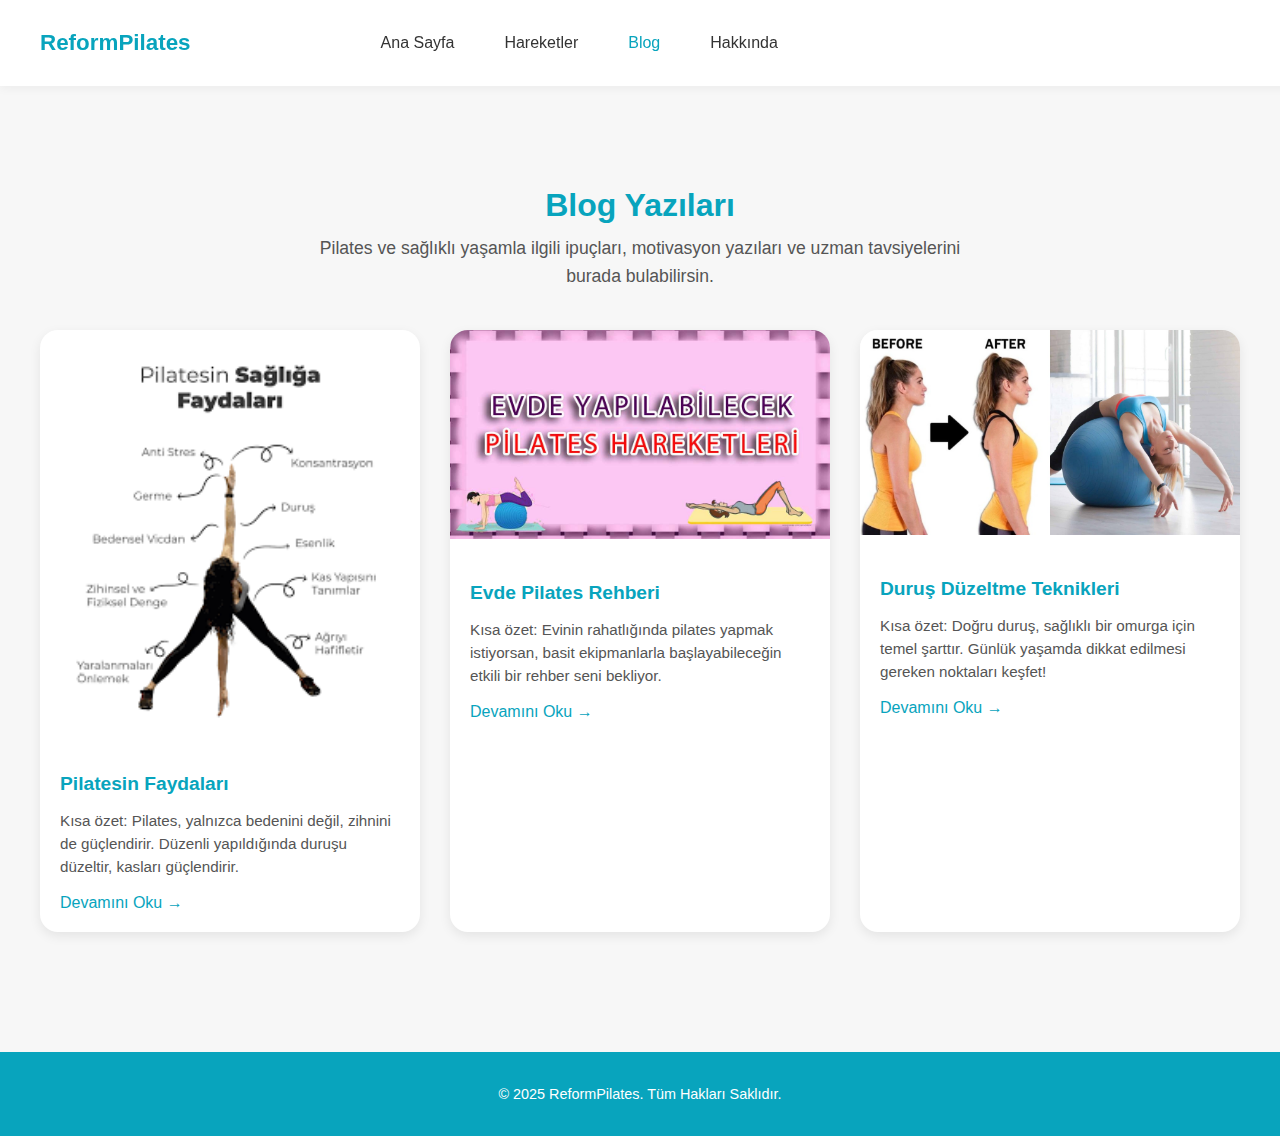
<file: blog.html>
<!DOCTYPE html>
<html lang="tr">
<head>
  <meta charset="UTF-8">
  <meta name="viewport" content="width=device-width, initial-scale=1.0">
  <title>Blog | ReformPilates</title>
  <link rel="stylesheet" href="styles/style.css">
  <style>
    /* === NAVBAR (TÜM SAYFALAR İLE UYUMLU) === */
    .navbar {
      position: fixed;
      width: 100%;
      top: 0;
      left: 0;
      background: rgba(255, 255, 255, 0.95);
      backdrop-filter: blur(10px);
      display: flex;
      align-items: center;
      justify-content: flex-start;
      padding: 15px 40px;
      box-shadow: 0 2px 10px rgba(0,0,0,0.05);
      z-index: 100;
    }

    .logo {
      font-size: 1.4em;
      font-weight: 600;
      color: #08a4bd;
    }

    .navbar nav {
      margin-left: 180px;
    }

    nav ul {
      display: flex;
      gap: 30px;
      list-style: none;
      margin: 0;
      padding: 0;
    }

    nav ul li a {
      text-decoration: none;
      color: #333;
      font-weight: 500;
      transition: 0.3s;
    }

    nav ul li a:hover,
    nav ul li a.active {
      color: #08a4bd;
    }

    /* === BLOG SAYFASI === */
    main {
      margin-top: 100px;
      padding: 60px 20px;
      text-align: center;
    }

    .blog-title {
      font-size: 2em;
      color: #08a4bd;
      margin-bottom: 10px;
    }

    .blog-intro {
      max-width: 650px;
      margin: 0 auto 40px;
      color: #555;
      font-size: 1.1em;
      line-height: 1.6;
    }

    .blog-grid {
      display: grid;
      grid-template-columns: repeat(auto-fit, minmax(280px, 1fr));
      gap: 30px;
      padding: 0 20px;
    }

    .blog-card {
      background: #fff;
      border-radius: 18px;
      box-shadow: 0 4px 12px rgba(0,0,0,0.08);
      overflow: hidden;
      transition: all 0.3s ease;
    }

    .blog-card:hover {
      transform: translateY(-5px);
      box-shadow: 0 8px 18px rgba(0,0,0,0.12);
    }

    /* === BLOG KART FOTOĞRAFLARI === */
    .blog-card img {
  width: 100%;
  height: auto; /* yüksekliği otomatik */
  max-height: 400px; /* istersen sınır koyabilirsin */
  object-fit: contain; /* kırpmadan sığdırır */
}


    .blog-card-content {
      padding: 20px;
      text-align: left;
    }

    .blog-card-content h3 {
      color: #08a4bd;
      font-size: 1.2em;
      margin-bottom: 10px;
    }

    .blog-card-content p {
      color: #555;
      font-size: 0.95em;
      line-height: 1.5;
      margin-bottom: 15px;
    }

    .read-more {
      display: inline-block;
      color: #08a4bd;
      font-weight: 500;
      text-decoration: none;
      transition: 0.3s;
      cursor: pointer;
    }

    .read-more:hover {
      text-decoration: underline;
    }

    .full-content {
      display: none;
      margin-top: 15px;
      color: #333;
      line-height: 1.6;
    }

    footer {
      margin-top: 60px;
      background: #08a4bd;
      color: #fff;
      text-align: center;
      padding: 20px;
      font-size: 0.9em;
    }
  </style>
</head>
<body>
  <header class="navbar">
    <h1 class="logo">ReformPilates</h1>
    <nav>
      <ul>
        <li><a href="index.html">Ana Sayfa</a></li>
        <li><a href="hareketler.html">Hareketler</a></li>
        <li><a href="blog.html" class="active">Blog</a></li>
        <li><a href="hakkinda.html">Hakkında</a></li>
      </ul>
    </nav>
  </header>

  <main>
    <h2 class="blog-title">Blog Yazıları</h2>
    <p class="blog-intro">
      Pilates ve sağlıklı yaşamla ilgili ipuçları, motivasyon yazıları ve uzman tavsiyelerini burada bulabilirsin.
    </p>

    <div class="blog-grid">
      <div class="blog-card">
        <img src="images/blog1.jpg" alt="Pilatesin Faydaları">
        <div class="blog-card-content">
          <h3>Pilatesin Faydaları</h3>
          <p>Kısa özet: Pilates, yalnızca bedenini değil, zihnini de güçlendirir. Düzenli yapıldığında duruşu düzeltir, kasları güçlendirir.</p>
          <a class="read-more">Devamını Oku →</a>
          <div class="full-content">
            Pilates, yalnızca bedenini değil, zihnini de güçlendirir. Düzenli yapıldığında duruşu düzeltir, kasları güçlendirir. Daha fazla detay için önerilen egzersizleri uygulayabilirsin ve günlük rutine ekleyebilirsin.
          </div>
        </div>
      </div>

      <div class="blog-card">
        <img src="images/blog2.jpg" alt="Evde Pilates Rehberi">
        <div class="blog-card-content">
          <h3>Evde Pilates Rehberi</h3>
          <p>Kısa özet: Evinin rahatlığında pilates yapmak istiyorsan, basit ekipmanlarla başlayabileceğin etkili bir rehber seni bekliyor.</p>
          <a class="read-more">Devamını Oku →</a>
          <div class="full-content">
            Evinin rahatlığında pilates yapmak istiyorsan, basit ekipmanlarla başlayabileceğin etkili bir rehber seni bekliyor. Başlangıç hareketleri ile adım adım ilerleyebilirsin. Düzenli uygulama ile esnekliğini ve gücünü artırabilirsin.
          </div>
        </div>
      </div>

      <div class="blog-card">
        <img src="images/blog3.jpg" alt="Duruş Düzeltme Teknikleri">
        <div class="blog-card-content">
          <h3>Duruş Düzeltme Teknikleri</h3>
          <p>Kısa özet: Doğru duruş, sağlıklı bir omurga için temel şarttır. Günlük yaşamda dikkat edilmesi gereken noktaları keşfet!</p>
          <a class="read-more">Devamını Oku →</a>
          <div class="full-content">
            Doğru duruş, sağlıklı bir omurga için temel şarttır. Günlük yaşamda dikkat edilmesi gereken noktaları keşfet ve doğru egzersizlerle omurga sağlığını koru. Bu teknikleri düzenli uygulamak sırt ağrılarını önler ve duruşunu geliştirir.
          </div>
        </div>
      </div>
    </div>
  </main>

  <footer>
    <p>© 2025 ReformPilates. Tüm Hakları Saklıdır.</p>
  </footer>

<script src="scripts/script.js"></script>

<script>
document.addEventListener("DOMContentLoaded", function() {
  const readMoreLinks = document.querySelectorAll(".read-more");

  readMoreLinks.forEach(link => {
    link.addEventListener("click", function(e) {
      e.preventDefault();
      const fullContent = this.nextElementSibling;
      if(fullContent.style.display === "block") {
        fullContent.style.display = "none";
        this.textContent = "Devamını Oku →";
      } else {
        fullContent.style.display = "block";
        this.textContent = "Küçült ↑";
        fullContent.scrollIntoView({ behavior: 'smooth', block: 'start' });
      }
    });
  });
});
</script>

</body>
</html>
</file>
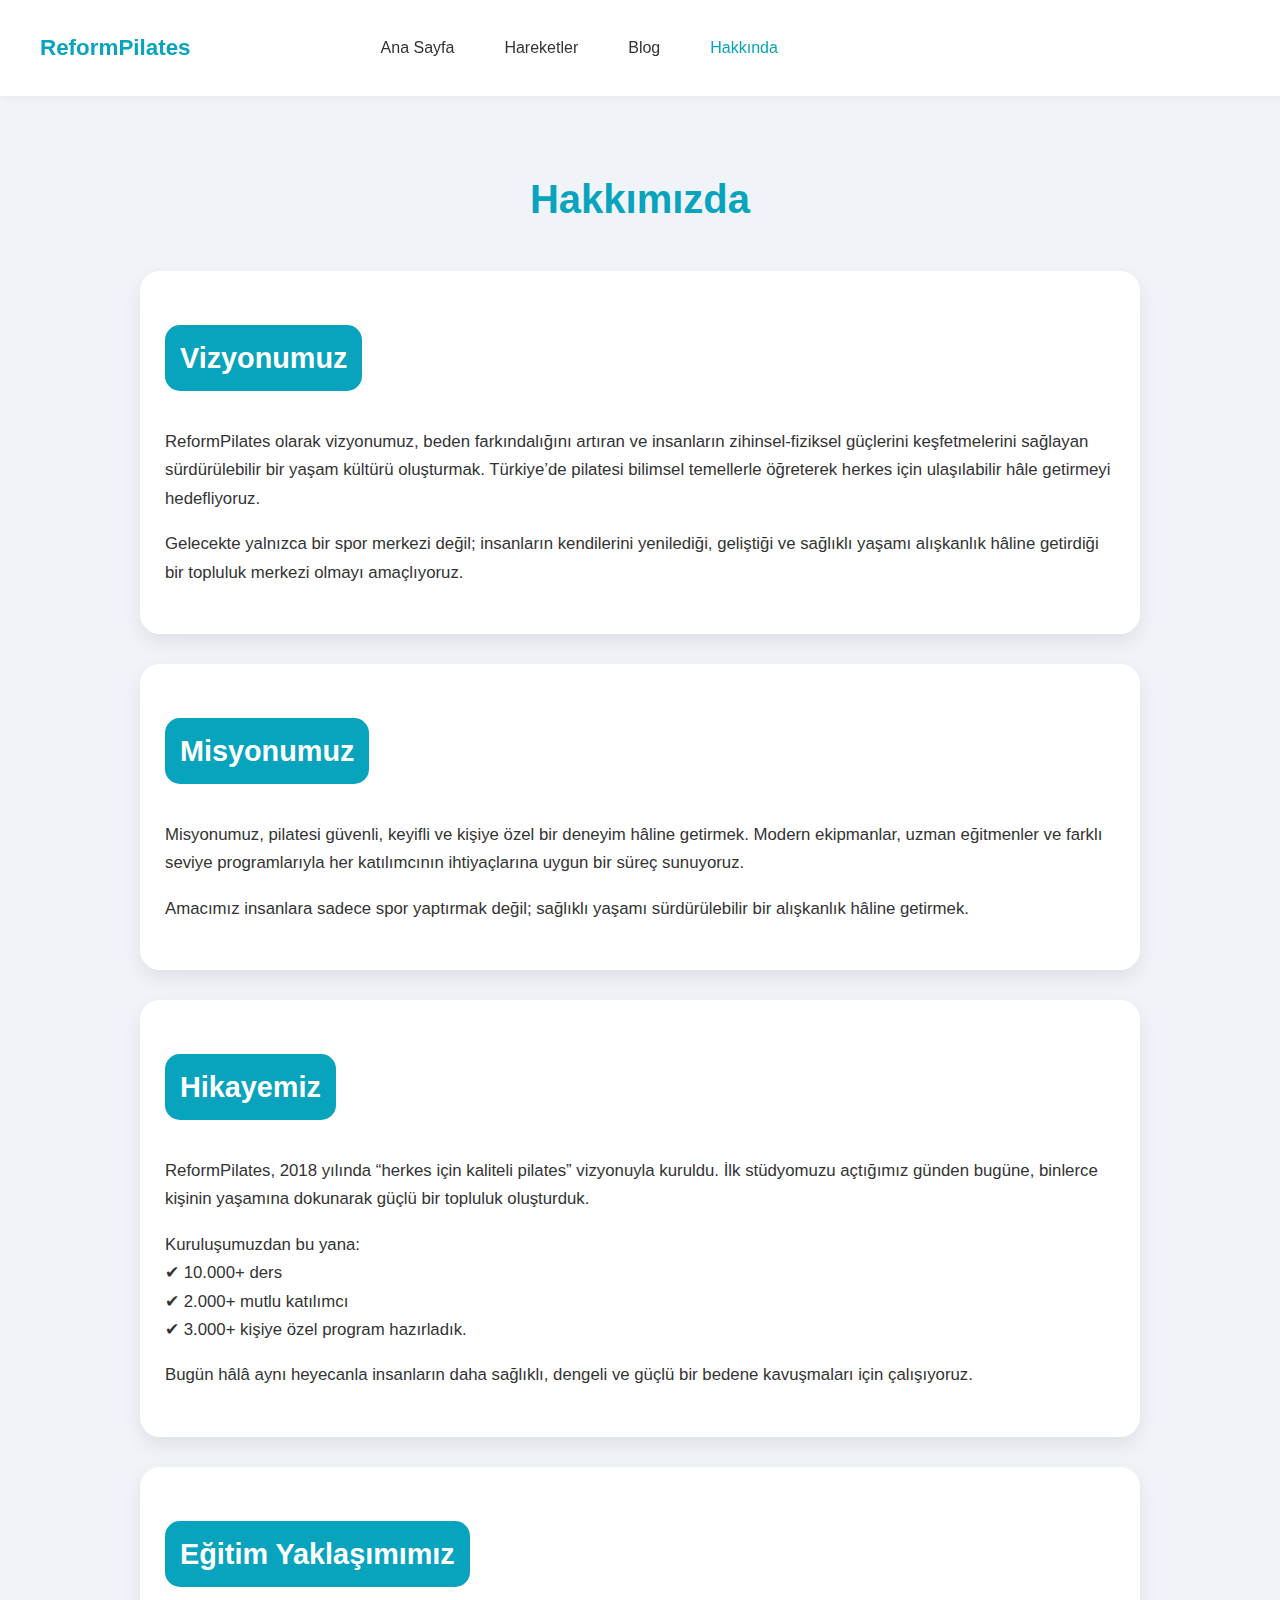
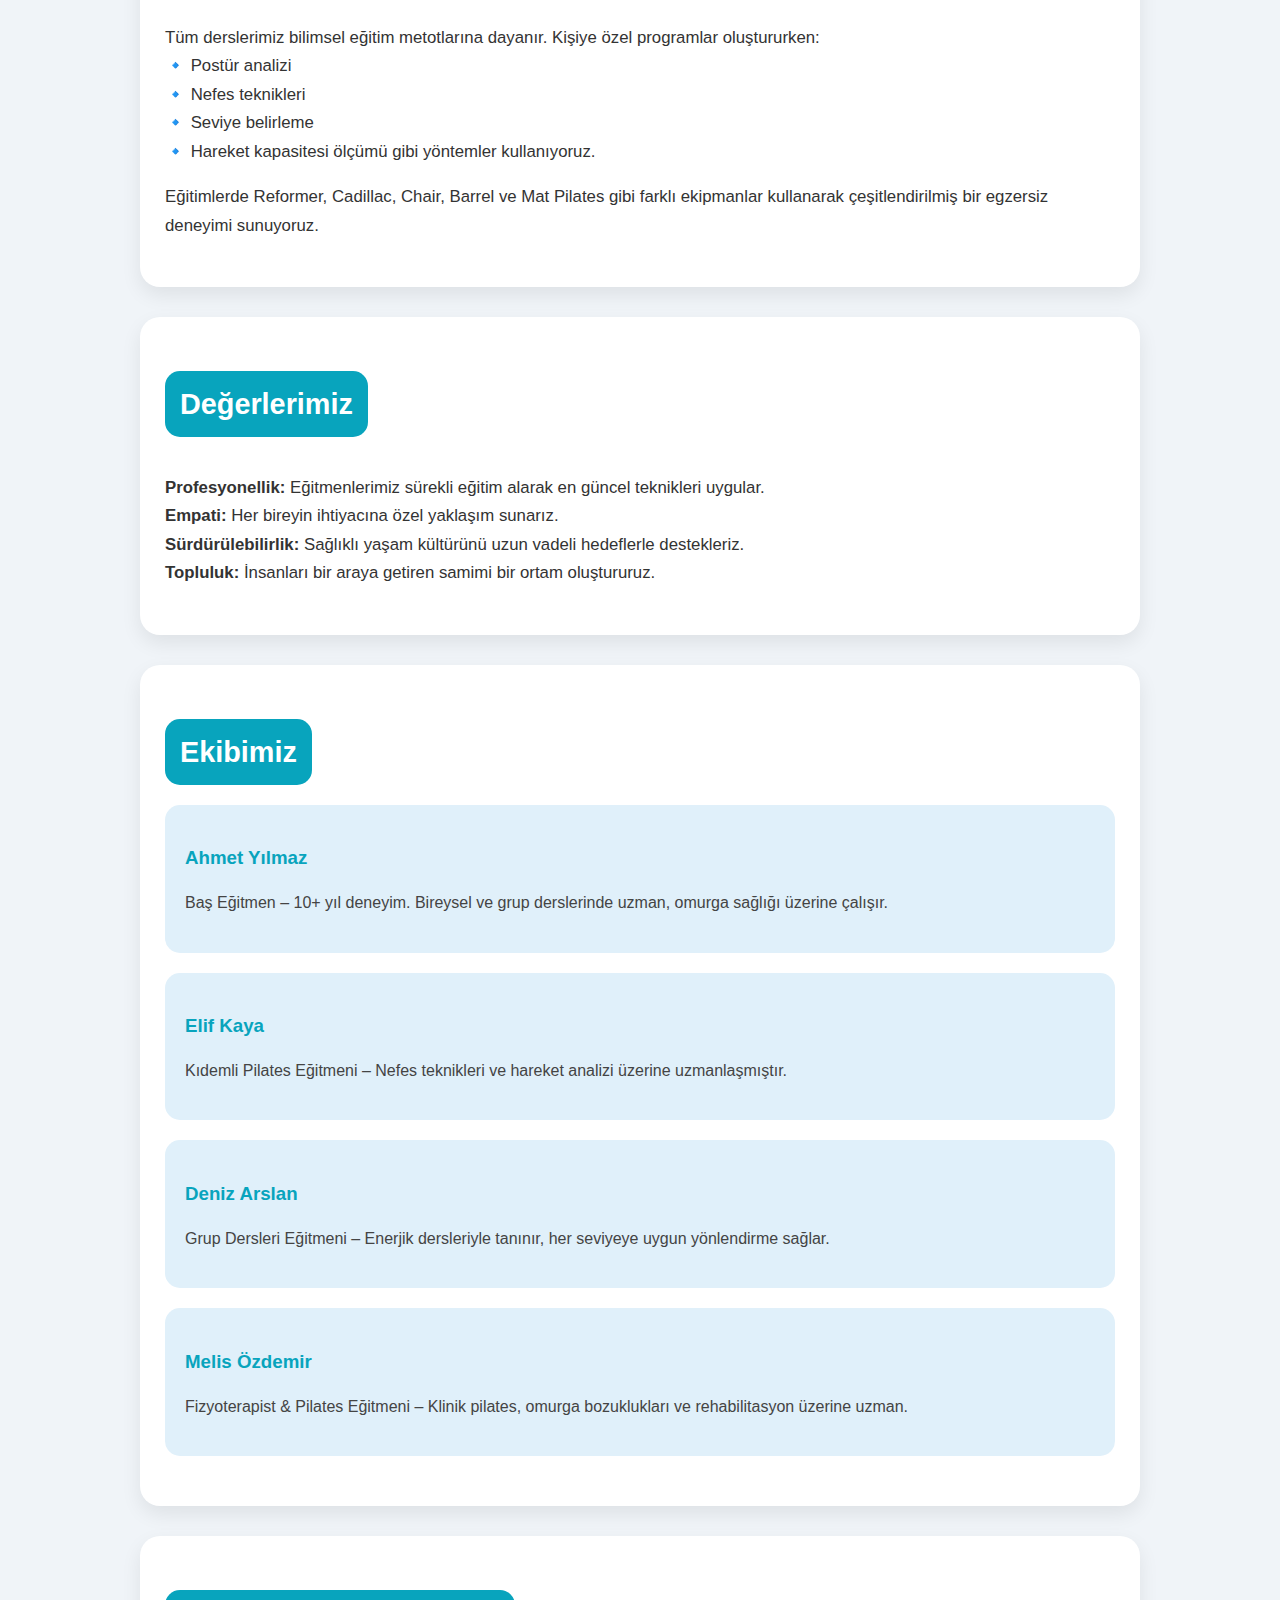
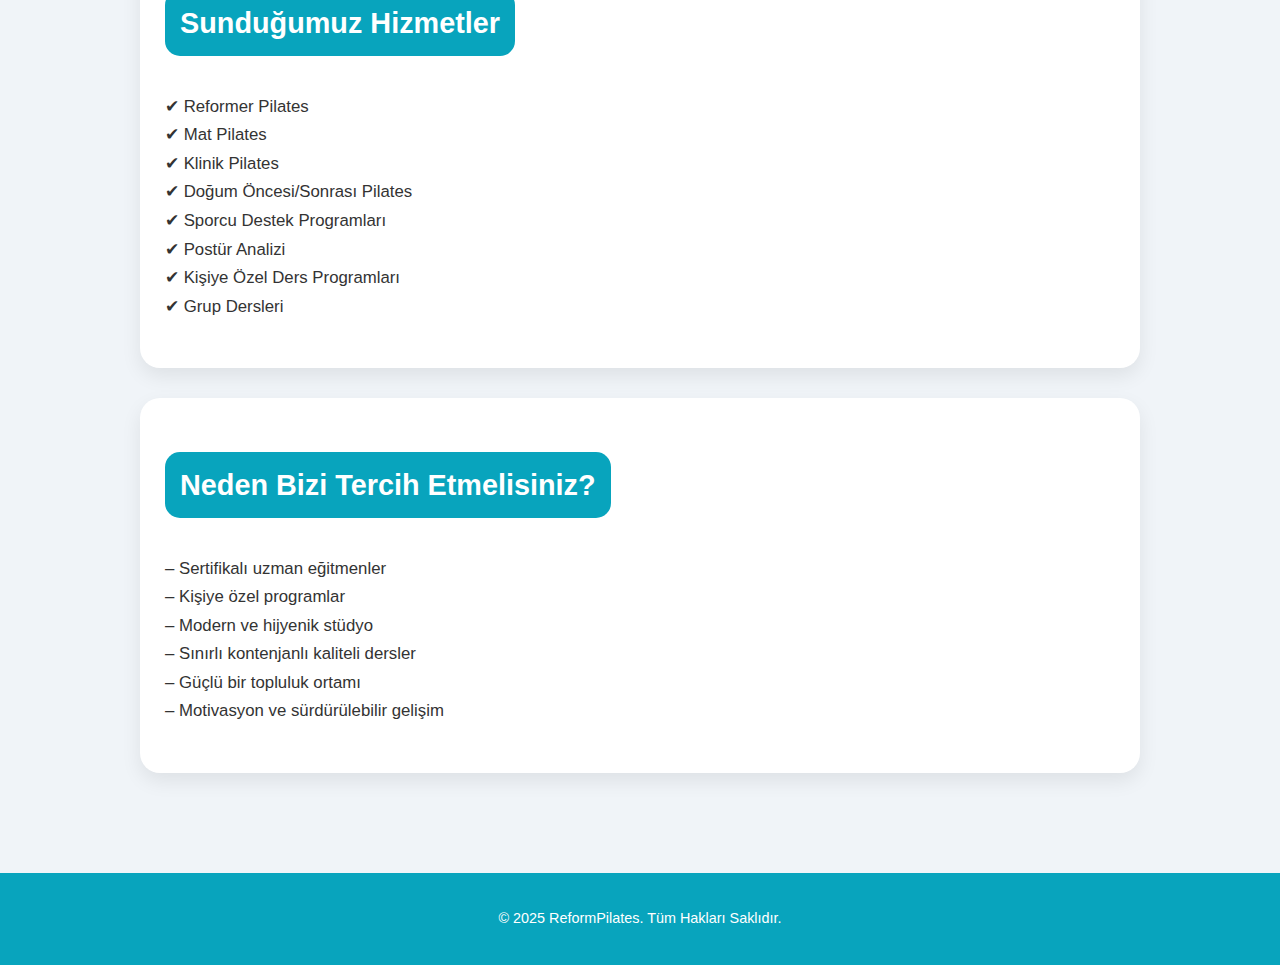
<file: hakkinda.html>
<!DOCTYPE html>
<html lang="tr">
<head>
  <meta charset="UTF-8">
  <meta name="viewport" content="width=device-width, initial-scale=1.0">
  <title>Hakkında | ReformPilates</title>
  <link rel="stylesheet" href="styles/style.css">
  <style>
    /* === NAVBAR === */
    .navbar {
      position: fixed;
      width: 100%;
      top: 0;
      left: 0;
      background: rgba(255, 255, 255, 0.95);
      backdrop-filter: blur(10px);
      display: flex;
      align-items: center;
      justify-content: flex-start;
      padding: 15px 40px;
      box-shadow: 0 2px 10px rgba(0,0,0,0.05);
      z-index: 100;
    }

    .logo {
      font-size: 1.4em;
      font-weight: 600;
      color: #08a4bd;
    }

    .navbar nav {
      margin-left: 180px;
    }

    nav ul {
      display: flex;
      gap: 30px;
      list-style: none;
      margin: 0;
      padding: 0;
    }

    nav ul li a {
      text-decoration: none;
      color: #333;
      font-weight: 500;
      transition: 0.3s;
    }

    nav ul li a:hover,
    nav ul li a.active {
      color: #08a4bd;
    }

    /* === SAYFA İÇERİĞİ === */
    body {
      font-family: 'Poppins', sans-serif;
      background-color: #f0f4f8;
      margin: 0;
      padding: 0;
      color: #222;
      line-height: 1.6;
    }

    main {
      margin-top: 120px;
      max-width: 1000px;
      margin-left: auto;
      margin-right: auto;
      padding: 20px;
    }

    main h1 {
      color: #08a4bd;
      font-size: 2.5em;
      text-align: center;
      margin-bottom: 40px;
    }

    /* Kart Stili */
    .section {
      background: #ffffff;
      border-radius: 20px;
      box-shadow: 0 8px 20px rgba(0,0,0,0.08);
      padding: 30px 25px;
      margin-bottom: 30px;
      transition: transform 0.3s ease, box-shadow 0.3s ease;
    }

    .section:hover {
      transform: translateY(-5px);
      box-shadow: 0 12px 25px rgba(0,0,0,0.15);
    }

    .section h2 {
      font-size: 1.8em;
      color: #ffffff;
      background-color: #08a4bd;
      padding: 10px 15px;
      border-radius: 15px;
      display: inline-block;
      margin-bottom: 20px;
    }

    .section p {
      font-size: 1.05em;
      color: #333;
      line-height: 1.7;
    }

    /* Ekip Stili */
    .team-member {
      background: #e0f0fa;
      border-radius: 15px;
      padding: 20px;
      margin-bottom: 20px;
      transition: transform 0.3s ease, box-shadow 0.3s ease;
    }

    .team-member:hover {
      transform: translateY(-3px);
      box-shadow: 0 8px 15px rgba(0,0,0,0.1);
    }

    .team-member h3 {
      color: #08a4bd;
      margin-bottom: 10px;
    }

    .team-member p {
      color: #444;
      font-size: 1rem;
    }

    footer {
      text-align: center;
      padding: 20px;
      color: #fff;
      background-color: #08a4bd;
      font-size: 0.9rem;
      margin-top: 50px;
    }

    /* Mobil */
    @media (max-width: 768px) {
      main h1 {
        font-size: 2em;
      }
      .section h2 {
        font-size: 1.5em;
      }
      .navbar nav {
        margin-left: 0;
      }
      nav ul {
        flex-wrap: wrap;
        justify-content: center;
      }
    }
  </style>
</head>

<body>

  <header class="navbar">
    <h1 class="logo">ReformPilates</h1>
    <nav>
      <ul>
        <li><a href="index.html">Ana Sayfa</a></li>
        <li><a href="hareketler.html">Hareketler</a></li>
        <li><a href="blog.html">Blog</a></li>
        <li><a href="hakkinda.html" class="active">Hakkında</a></li>
      </ul>
    </nav>
  </header>

  <main>

    <h1>Hakkımızda</h1>

    <!-- Vizyon -->
    <div class="section">
      <h2>Vizyonumuz</h2>
      <p>
        ReformPilates olarak vizyonumuz, beden farkındalığını artıran ve insanların zihinsel-fiziksel güçlerini keşfetmelerini sağlayan sürdürülebilir bir yaşam kültürü oluşturmak.
        Türkiye’de pilatesi bilimsel temellerle öğreterek herkes için ulaşılabilir hâle getirmeyi hedefliyoruz.
      </p>
      <p>
        Gelecekte yalnızca bir spor merkezi değil; insanların kendilerini yenilediği, geliştiği ve sağlıklı yaşamı alışkanlık hâline getirdiği bir topluluk merkezi olmayı amaçlıyoruz.
      </p>
    </div>

    <!-- Misyon -->
    <div class="section">
      <h2>Misyonumuz</h2>
      <p>
        Misyonumuz, pilatesi güvenli, keyifli ve kişiye özel bir deneyim hâline getirmek. Modern ekipmanlar, uzman eğitmenler ve farklı seviye programlarıyla her katılımcının ihtiyaçlarına uygun bir süreç sunuyoruz.
      </p>
      <p>
        Amacımız insanlara sadece spor yaptırmak değil; sağlıklı yaşamı sürdürülebilir bir alışkanlık hâline getirmek.
      </p>
    </div>

    <!-- Hikayemiz -->
    <div class="section">
      <h2>Hikayemiz</h2>
      <p>
        ReformPilates, 2018 yılında “herkes için kaliteli pilates” vizyonuyla kuruldu. İlk stüdyomuzu açtığımız günden bugüne, binlerce kişinin yaşamına dokunarak güçlü bir topluluk oluşturduk.
      </p>
      <p>
        Kuruluşumuzdan bu yana:
        <br>✔ 10.000+ ders
        <br>✔ 2.000+ mutlu katılımcı
        <br>✔ 3.000+ kişiye özel program
        hazırladık.
      </p>
      <p>
        Bugün hâlâ aynı heyecanla insanların daha sağlıklı, dengeli ve güçlü bir bedene kavuşmaları için çalışıyoruz.
      </p>
    </div>

    <!-- Eğitim Yaklaşımı -->
    <div class="section">
      <h2>Eğitim Yaklaşımımız</h2>
      <p>
        Tüm derslerimiz bilimsel eğitim metotlarına dayanır. Kişiye özel programlar oluştururken:
        <br>🔹 Postür analizi
        <br>🔹 Nefes teknikleri
        <br>🔹 Seviye belirleme
        <br>🔹 Hareket kapasitesi ölçümü
        gibi yöntemler kullanıyoruz.
      </p>
      <p>
        Eğitimlerde Reformer, Cadillac, Chair, Barrel ve Mat Pilates gibi farklı ekipmanlar kullanarak çeşitlendirilmiş bir egzersiz deneyimi sunuyoruz.
      </p>
    </div>

    <!-- Değerlerimiz -->
    <div class="section">
      <h2>Değerlerimiz</h2>
      <p>
        <strong>Profesyonellik:</strong> Eğitmenlerimiz sürekli eğitim alarak en güncel teknikleri uygular.<br>
        <strong>Empati:</strong> Her bireyin ihtiyacına özel yaklaşım sunarız.<br>
        <strong>Sürdürülebilirlik:</strong> Sağlıklı yaşam kültürünü uzun vadeli hedeflerle destekleriz.<br>
        <strong>Topluluk:</strong> İnsanları bir araya getiren samimi bir ortam oluştururuz.
      </p>
    </div>

    <!-- Ekibimiz -->
    <div class="section">
      <h2>Ekibimiz</h2>

      <div class="team-member">
        <h3>Ahmet Yılmaz</h3>
        <p>Baş Eğitmen – 10+ yıl deneyim. Bireysel ve grup derslerinde uzman, omurga sağlığı üzerine çalışır.</p>
      </div>

      <div class="team-member">
        <h3>Elif Kaya</h3>
        <p>Kıdemli Pilates Eğitmeni – Nefes teknikleri ve hareket analizi üzerine uzmanlaşmıştır.</p>
      </div>

      <div class="team-member">
        <h3>Deniz Arslan</h3>
        <p>Grup Dersleri Eğitmeni – Enerjik dersleriyle tanınır, her seviyeye uygun yönlendirme sağlar.</p>
      </div>

      <div class="team-member">
        <h3>Melis Özdemir</h3>
        <p>Fizyoterapist & Pilates Eğitmeni – Klinik pilates, omurga bozuklukları ve rehabilitasyon üzerine uzman.</p>
      </div>

    </div>

    <!-- Hizmetler -->
    <div class="section">
      <h2>Sunduğumuz Hizmetler</h2>
      <p>
        ✔ Reformer Pilates<br>
        ✔ Mat Pilates<br>
        ✔ Klinik Pilates<br>
        ✔ Doğum Öncesi/Sonrası Pilates<br>
        ✔ Sporcu Destek Programları<br>
        ✔ Postür Analizi<br>
        ✔ Kişiye Özel Ders Programları<br>
        ✔ Grup Dersleri
      </p>
    </div>

    <!-- Neden Biz? -->
    <div class="section">
      <h2>Neden Bizi Tercih Etmelisiniz?</h2>
      <p>
        – Sertifikalı uzman eğitmenler<br>
        – Kişiye özel programlar<br>
        – Modern ve hijyenik stüdyo<br>
        – Sınırlı kontenjanlı kaliteli dersler<br>
        – Güçlü bir topluluk ortamı<br>
        – Motivasyon ve sürdürülebilir gelişim
      </p>
    </div>

  </main>

  <footer>
    <p>© 2025 ReformPilates. Tüm Hakları Saklıdır.</p>
  </footer>

</body>
</html>
</file>
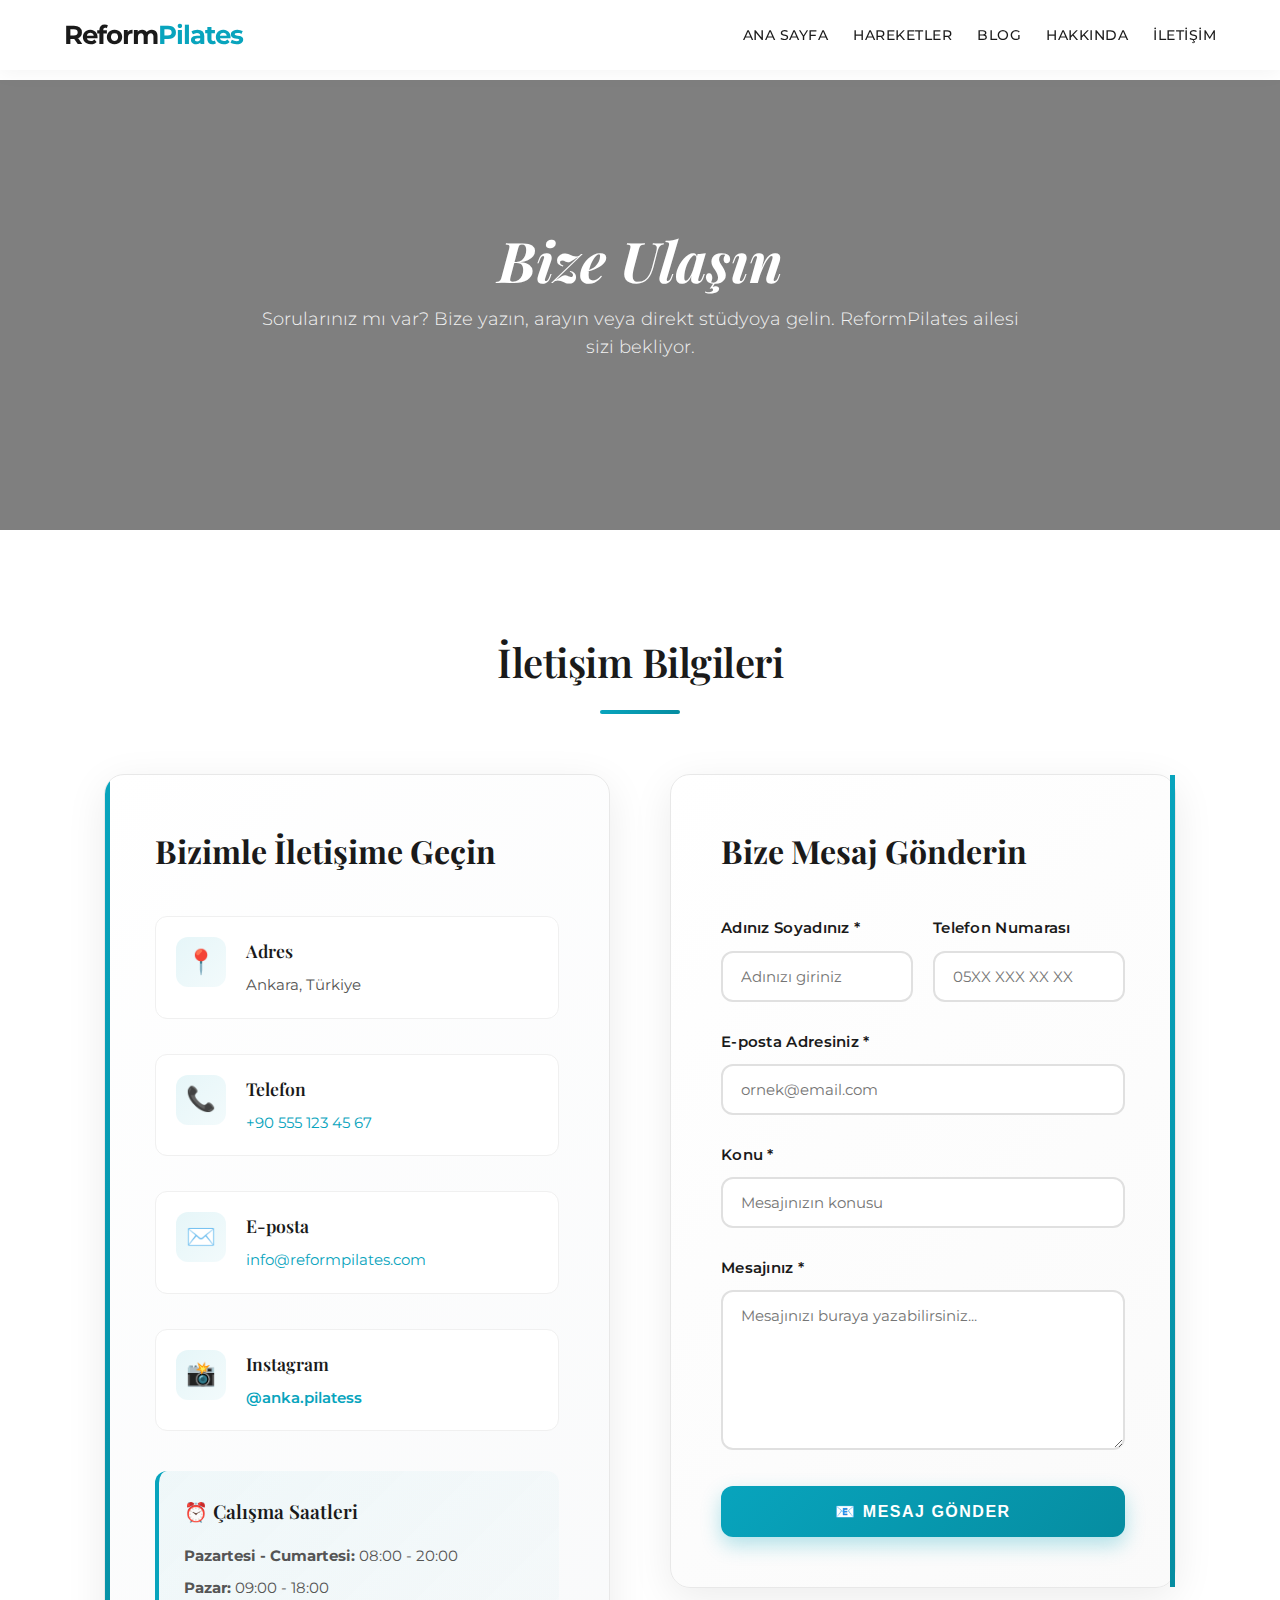
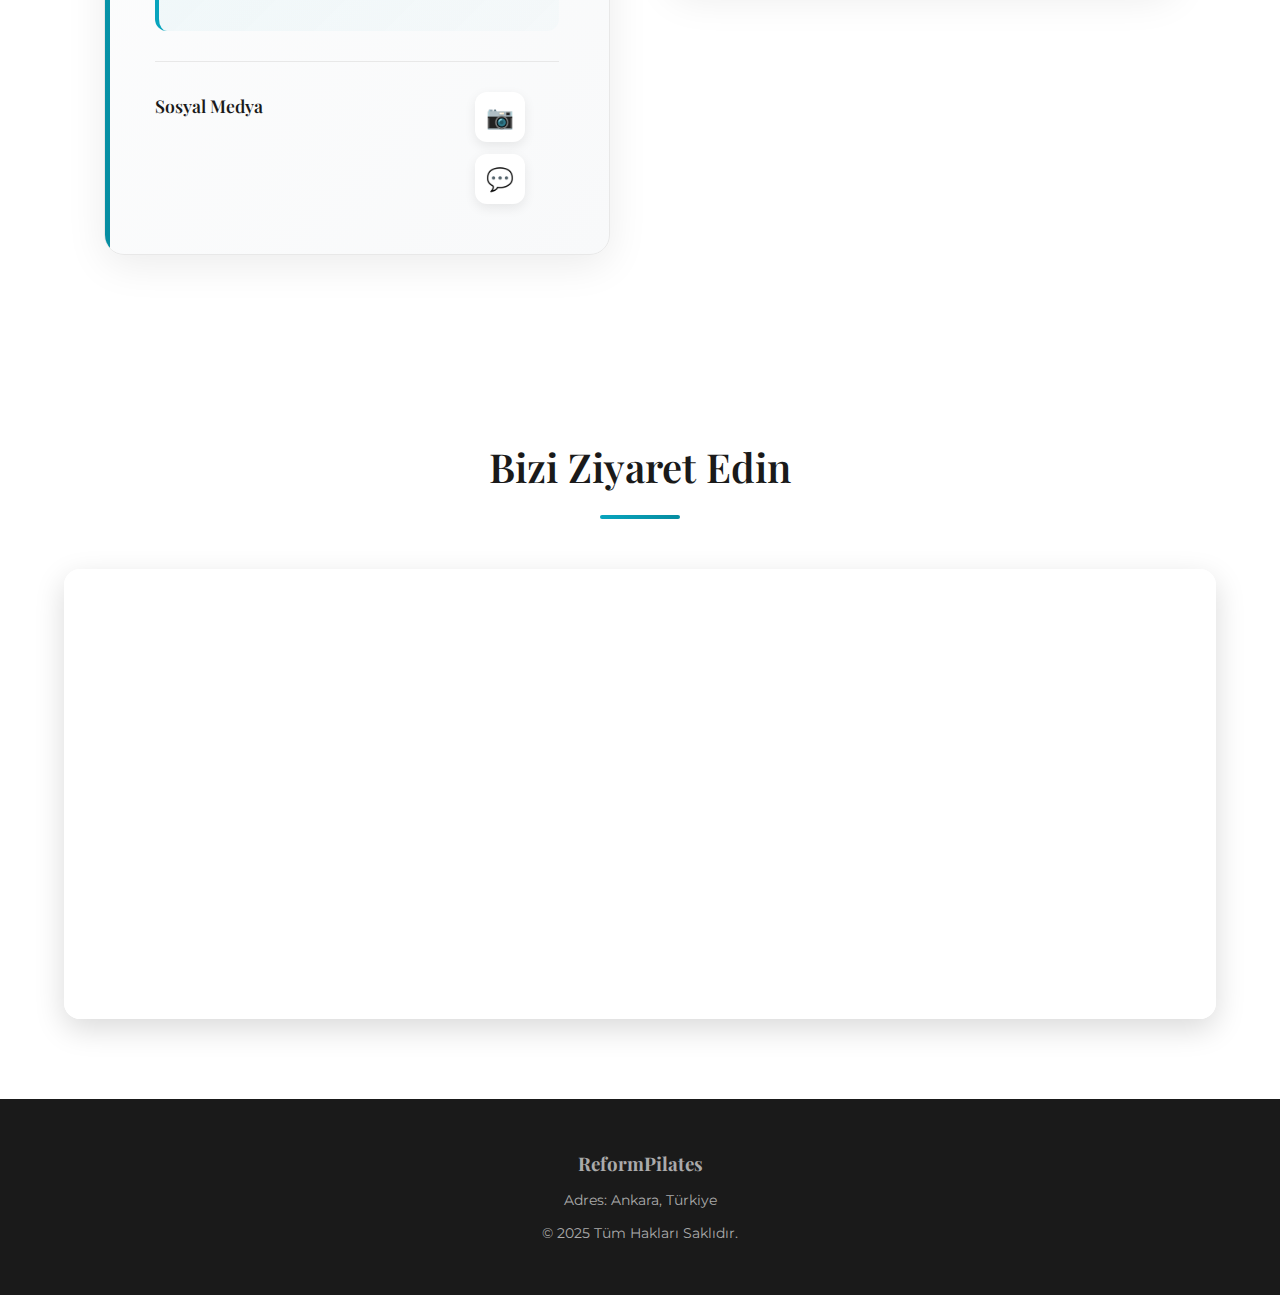
<file: iletişim.html>
<!DOCTYPE html>
<html lang="tr">
<head>
  <meta charset="UTF-8">
  <meta name="viewport" content="width=device-width, initial-scale=1.0">
  <title>İletişim | ReformPilates</title>
  <link href="https://fonts.googleapis.com/css2?family=Montserrat:wght@300;400;600&family=Playfair+Display:ital,wght@0,600;1,600&display=swap" rel="stylesheet">
  
  <style>
    :root {
      --primary: #08a4bd;
      --primary-dark: #068da1;
      --dark: #1a1a1a;
      --light: #f8f9fa;
      --text-gray: #555;
    }

    * {
      box-sizing: border-box;
      margin: 0;
      padding: 0;
    }

    body {
      font-family: 'Montserrat', sans-serif;
      color: var(--dark);
      background-color: #fff;
      line-height: 1.6;
      padding-top: 80px;
      overflow-x: hidden;
    }

    h1, h2, h3 {
      font-family: 'Playfair Display', serif;
    }

    .navbar {
      position: fixed;
      width: 100%;
      top: 0;
      left: 0;
      height: 70px;
      background: rgba(255, 255, 255, 0.98);
      padding: 0 5%;
      display: flex;
      justify-content: space-between;
      align-items: center;
      box-shadow: 0 2px 20px rgba(0,0,0,0.05);
      z-index: 1000;
    }

    .logo {
      font-size: 1.6rem;
      font-weight: 700;
      color: var(--dark);
      text-decoration: none;
      letter-spacing: -1px;
      white-space: nowrap;
    }
    .logo span { color: var(--primary); }

    .nav-links {
      display: flex;
      gap: 25px;
      list-style: none;
      margin: 0;
      padding: 0;
    }

    .nav-links a {
      text-decoration: none;
      color: var(--dark);
      font-weight: 500;
      font-size: 0.9rem;
      text-transform: uppercase;
      letter-spacing: 0.5px;
      transition: color 0.3s;
      padding: 5px 0;
    }

    .nav-links a:hover, .nav-links a.active {
      color: var(--primary);
      border-bottom: 2px solid var(--primary);
    }

    .hamburger {
      display: none;
      flex-direction: column;
      cursor: pointer;
      gap: 6px;
      z-index: 1001;
    }

    .hamburger span {
      width: 25px;
      height: 3px;
      background-color: var(--dark);
      border-radius: 2px;
      transition: all 0.3s ease;
    }

    .hamburger.active span:nth-child(1) {
      transform: rotate(45deg) translate(10px, 10px);
    }

    .hamburger.active span:nth-child(2) {
      opacity: 0;
    }

    .hamburger.active span:nth-child(3) {
      transform: rotate(-45deg) translate(7px, -7px);
    }

    header.hero {
      position: relative;
      height: 50vh;
      width: 100%;
      display: flex;
      align-items: center;
      justify-content: center;
      text-align: center;
      color: white;
      background: url('https://images.unsplash.com/photo-1517836357463-d25dfeac3438?q=80&w=1920&auto=format&fit=crop') no-repeat center center/cover;
    }

    header.hero::before {
      content: '';
      position: absolute;
      top: 0; left: 0; right: 0; bottom: 0;
      background: rgba(0, 0, 0, 0.5); 
    }

    .hero-content {
      position: relative;
      z-index: 2;
      max-width: 800px;
      padding: 20px;
    }

    .hero-content h1 {
      font-size: 3.5rem;
      margin-bottom: 15px;
      line-height: 1.1;
      font-style: italic;
    }

    .hero-content p {
      font-size: 1.1rem;
      margin-bottom: 20px;
      font-weight: 300;
      opacity: 0.9;
    }

    .contact-section {
      padding: 100px 5%;
      max-width: 1200px;
      margin: 0 auto;
    }

    .section-title {
      font-size: 2.5rem;
      margin-bottom: 60px;
      text-align: center;
      color: var(--dark);
      font-weight: 600;
      letter-spacing: -0.5px;
      position: relative;
      padding-bottom: 20px;
    }

    .section-title::after {
      content: '';
      position: absolute;
      bottom: 0;
      left: 50%;
      transform: translateX(-50%);
      width: 80px;
      height: 4px;
      background: linear-gradient(90deg, var(--primary), var(--primary-dark));
      border-radius: 2px;
    }

    .contact-container {
      display: grid;
      grid-template-columns: 1fr 1fr;
      gap: 60px;
      align-items: start;
    }

    .contact-info {
      background: linear-gradient(135deg, #ffffff 0%, #f8f9fa 100%);
      padding: 50px;
      border-radius: 20px;
      border: 1px solid #e8e8e8;
      box-shadow: 0 10px 40px rgba(0,0,0,0.08);
      position: relative;
      overflow: hidden;
    }

    .contact-info::before {
      content: '';
      position: absolute;
      top: 0;
      left: 0;
      width: 5px;
      height: 100%;
      background: linear-gradient(180deg, var(--primary), var(--primary-dark));
    }

    .contact-info h2 {
      font-size: 2rem;
      margin-bottom: 40px;
      color: var(--dark);
      font-weight: 700;
      position: relative;
    }

    .info-item {
      margin-bottom: 35px;
      display: flex;
      align-items: flex-start;
      gap: 20px;
      padding: 20px;
      background: white;
      border-radius: 12px;
      transition: transform 0.3s ease, box-shadow 0.3s ease;
      border: 1px solid #f0f0f0;
    }

    .info-item:hover {
      transform: translateX(5px);
      box-shadow: 0 5px 20px rgba(8, 164, 189, 0.15);
    }

    .info-icon {
      width: 50px;
      height: 50px;
      display: flex;
      align-items: center;
      justify-content: center;
      background: linear-gradient(135deg, rgba(8, 164, 189, 0.1), rgba(8, 164, 189, 0.05));
      border-radius: 12px;
      font-size: 1.5rem;
      color: var(--primary);
      flex-shrink: 0;
    }

    .info-content h3 {
      font-size: 1.1rem;
      margin-bottom: 8px;
      color: var(--dark);
      font-weight: 600;
    }

    .info-content p {
      color: var(--text-gray);
      font-size: 0.95rem;
      line-height: 1.6;
    }

    .info-content a {
      transition: color 0.3s ease;
    }

    .info-content a:hover {
      color: var(--primary-dark);
    }

    .working-hours {
      margin-top: 40px;
      padding: 25px;
      background: linear-gradient(135deg, rgba(8, 164, 189, 0.05), rgba(8, 164, 189, 0.02));
      border-radius: 12px;
      border-left: 4px solid var(--primary);
    }

    .working-hours h3 {
      font-size: 1.2rem;
      margin-bottom: 15px;
      color: var(--dark);
      font-weight: 600;
    }

    .working-hours p {
      color: var(--text-gray);
      font-size: 0.95rem;
      line-height: 1.8;
      margin-bottom: 5px;
    }

    .social-links {
      display: flex;
      gap: 15px;
      margin-top: 30px;
      padding-top: 30px;
      border-top: 1px solid #e8e8e8;
    }

    .social-links h3 {
      font-size: 1.1rem;
      margin-bottom: 15px;
      color: var(--dark);
      font-weight: 600;
      width: 100%;
    }

    .social-buttons {
      display: flex;
      gap: 12px;
      flex-wrap: wrap;
    }

    .social-links a {
      width: 50px;
      height: 50px;
      display: flex;
      align-items: center;
      justify-content: center;
      background: white;
      border-radius: 12px;
      color: var(--primary);
      font-size: 1.4rem;
      text-decoration: none;
      transition: all 0.3s ease;
      box-shadow: 0 4px 12px rgba(0,0,0,0.08);
      border: 2px solid transparent;
    }

    .social-links a:hover {
      background: linear-gradient(135deg, var(--primary), var(--primary-dark));
      color: white;
      transform: translateY(-4px) scale(1.05);
      box-shadow: 0 8px 20px rgba(8, 164, 189, 0.3);
      border-color: var(--primary);
    }

    .contact-form {
      padding: 50px;
      border: 1px solid #e8e8e8;
      border-radius: 20px;
      background: linear-gradient(135deg, #ffffff 0%, #fafafa 100%);
      box-shadow: 0 10px 40px rgba(0,0,0,0.08);
      position: relative;
    }

    .contact-form::before {
      content: '';
      position: absolute;
      top: 0;
      right: 0;
      width: 5px;
      height: 100%;
      background: linear-gradient(180deg, var(--primary), var(--primary-dark));
    }

    .contact-form h2 {
      font-size: 2rem;
      margin-bottom: 40px;
      color: var(--dark);
      font-weight: 700;
    }

    .form-group {
      margin-bottom: 28px;
      position: relative;
    }

    .form-group label {
      display: block;
      margin-bottom: 10px;
      font-weight: 600;
      color: var(--dark);
      font-size: 0.95rem;
      letter-spacing: 0.3px;
    }

    .form-group input,
    .form-group textarea {
      width: 100%;
      padding: 14px 18px;
      border: 2px solid #e0e0e0;
      border-radius: 12px;
      font-family: 'Montserrat', sans-serif;
      font-size: 0.95rem;
      transition: all 0.3s ease;
      background: white;
    }

    .form-group input:focus,
    .form-group textarea:focus {
      outline: none;
      border-color: var(--primary);
      box-shadow: 0 0 0 4px rgba(8, 164, 189, 0.1);
      background: #fafafa;
    }

    .form-group textarea {
      resize: vertical;
      min-height: 160px;
      font-family: 'Montserrat', sans-serif;
    }

    .form-row {
      display: grid;
      grid-template-columns: 1fr 1fr;
      gap: 20px;
    }

    .btn-submit {
      width: 100%;
      padding: 16px;
      background: linear-gradient(135deg, var(--primary), var(--primary-dark));
      color: white;
      border: none;
      border-radius: 12px;
      font-weight: 700;
      font-size: 1rem;
      cursor: pointer;
      transition: all 0.3s ease;
      text-transform: uppercase;
      letter-spacing: 1.5px;
      box-shadow: 0 8px 20px rgba(8, 164, 189, 0.3);
      position: relative;
      overflow: hidden;
    }

    .btn-submit::before {
      content: '';
      position: absolute;
      top: 0;
      left: -100%;
      width: 100%;
      height: 100%;
      background: linear-gradient(90deg, transparent, rgba(255,255,255,0.2), transparent);
      transition: left 0.5s;
    }

    .btn-submit:hover::before {
      left: 100%;
    }

    .btn-submit:hover {
      transform: translateY(-3px);
      box-shadow: 0 12px 30px rgba(8, 164, 189, 0.4);
    }

    .btn-submit:active {
      transform: translateY(-1px);
    }

    .map-section {
      padding: 80px 5%;
      background: #fff;
    }

    .map-container {
      max-width: 1200px;
      margin: 0 auto;
    }

    .map-container h2 {
      font-size: 2.5rem;
      text-align: center;
      margin-bottom: 50px;
      color: var(--dark);
      font-weight: 600;
      position: relative;
      padding-bottom: 20px;
    }

    .map-container h2::after {
      content: '';
      position: absolute;
      bottom: 0;
      left: 50%;
      transform: translateX(-50%);
      width: 80px;
      height: 4px;
      background: linear-gradient(90deg, var(--primary), var(--primary-dark));
      border-radius: 2px;
    }

    .map-wrapper {
      width: 100%;
      height: 450px;
      border-radius: 16px;
      overflow: hidden;
      box-shadow: 0 10px 30px rgba(0,0,0,0.15);
      border: 3px solid white;
    }

    .map-wrapper iframe {
      width: 100%;
      height: 100%;
      border: none;
    }

    footer {
      background: var(--dark);
      color: #aaa;
      padding: 50px 5%;
      text-align: center;
    }
    
    footer p { margin-top: 10px; font-size: 0.9rem; }

    @media (max-width: 768px) {
      .hero-content h1 { 
        font-size: 2rem; 
        margin-bottom: 15px;
      }
      .hero-content p { 
        font-size: 0.95rem; 
        margin-bottom: 20px;
      }

      .navbar {
        height: 60px;
        padding: 0 4%;
      }

      .logo {
        font-size: 1.3rem;
      }

      .nav-links {
        position: absolute;
        top: 60px;
        left: 0;
        right: 0;
        background: rgba(255, 255, 255, 0.98);
        flex-direction: column;
        gap: 0;
        max-height: 0;
        overflow: hidden;
        transition: max-height 0.3s ease;
        box-shadow: 0 8px 16px rgba(0,0,0,0.1);
        padding: 0;
      }

      .nav-links.active {
        max-height: 500px;
        padding: 15px 0;
      }

      .nav-links li {
        border-bottom: 1px solid #f0f0f0;
      }

      .nav-links a {
        display: block;
        padding: 15px 20px;
        font-size: 0.85rem;
        border-bottom: none;
      }

      .nav-links a:hover, .nav-links a.active {
        background-color: #f8f9fa;
        border-bottom: none;
        color: var(--primary);
      }

      .hamburger {
        display: flex;
      }

      .contact-container {
        grid-template-columns: 1fr;
        gap: 30px;
      }

      .nav-links {
        gap: 15px;
      }

      .nav-links a {
        font-size: 0.85rem;
      }

      .section-title {
        font-size: 2rem;
      }

      .contact-info, .contact-form {
        padding: 30px 20px;
      }

      .form-row {
        grid-template-columns: 1fr;
      }

      .map-wrapper {
        height: 300px;
      }

      .section-title::after,
      .map-container h2::after {
        width: 60px;
      }
    }

    @media (max-width: 480px) {
      .hero-content h1 { 
        font-size: 1.5rem; 
      }
      .hero-content p { 
        font-size: 0.85rem; 
      }

      .logo {
        font-size: 1.1rem;
      }

      .section-title {
        font-size: 1.5rem;
        margin-bottom: 30px;
      }

      .contact-info h2,
      .contact-form h2 {
        font-size: 1.3rem;
      }

      .info-item {
        margin-bottom: 20px;
      }

      .form-group {
        margin-bottom: 20px;
      }

      .map-wrapper {
        height: 200px;
      }
    }

    @keyframes fadeInUp {
      from { opacity: 0; transform: translateY(30px); }
      to { opacity: 1; transform: translateY(0); }
    }
  </style>
</head>
<body>

  <nav class="navbar">
    <a href="index.html" class="logo">Reform<span>Pilates</span></a>
    <ul class="nav-links">
      <li><a href="index.html">Ana Sayfa</a></li>
      <li><a href="hareketler.html">Hareketler</a></li>
      <li><a href="blog.html">Blog</a></li>
      <li><a href="hakkinda.html">Hakkında</a></li>
      <li><a href="iletişim.html" class="active">İletişim</a></li>
    </ul>
    <div class="hamburger">
      <span></span>
      <span></span>
      <span></span>
    </div>
  </nav>

  <header class="hero">
    <div class="hero-content">
      <h1>Bize Ulaşın</h1>
      <p>Sorularınız mı var? Bize yazın, arayın veya direkt stüdyoya gelin. ReformPilates ailesi sizi bekliyor.</p>
    </div>
  </header>

  <section class="contact-section">
    <h2 class="section-title">İletişim Bilgileri</h2>
    
    <div class="contact-container">
      
      <div class="contact-info">
        <h2>Bizimle İletişime Geçin</h2>
        
        <div class="info-item">
          <div class="info-icon">📍</div>
          <div class="info-content">
            <h3>Adres</h3>
            <p>Ankara, Türkiye</p>
          </div>
        </div>

        <div class="info-item">
          <div class="info-icon">📞</div>
          <div class="info-content">
            <h3>Telefon</h3>
            <p><a href="tel:+905551234567" style="color: var(--primary); text-decoration: none;">+90 555 123 45 67</a></p>
          </div>
        </div>

        <div class="info-item">
          <div class="info-icon">✉️</div>
          <div class="info-content">
            <h3>E-posta</h3>
            <p><a href="mailto:info@reformpilates.com" style="color: var(--primary); text-decoration: none;">info@reformpilates.com</a></p>
          </div>
        </div>

        <div class="info-item">
          <div class="info-icon">📸</div>
          <div class="info-content">
            <h3>Instagram</h3>
            <p><a href="https://www.instagram.com/anka.pilatess/" target="_blank" style="color: var(--primary); text-decoration: none; font-weight: 600;">@anka.pilatess</a></p>
          </div>
        </div>

        <div class="working-hours">
          <h3>⏰ Çalışma Saatleri</h3>
          <p><strong>Pazartesi - Cumartesi:</strong> 08:00 - 20:00</p>
          <p><strong>Pazar:</strong> 09:00 - 18:00</p>
        </div>

        <div class="social-links">
          <h3>Sosyal Medya</h3>
          <div class="social-buttons">
            <a href="https://www.instagram.com/anka.pilatess/" target="_blank" title="Instagram">📷</a>
            <a href="https://www.instagram.com/anka.pilatess/" target="_blank" title="Instagram DM">💬</a>
          </div>
        </div>
      </div>

      <div class="contact-form">
        <h2>Bize Mesaj Gönderin</h2>
        <form onsubmit="handleSubmit(event)">
          
          <div class="form-row">
            <div class="form-group">
              <label for="name">Adınız Soyadınız *</label>
              <input type="text" id="name" name="name" placeholder="Adınızı giriniz" required>
            </div>

            <div class="form-group">
              <label for="phone">Telefon Numarası</label>
              <input type="tel" id="phone" name="phone" placeholder="05XX XXX XX XX">
            </div>
          </div>

          <div class="form-group">
            <label for="email">E-posta Adresiniz *</label>
            <input type="email" id="email" name="email" placeholder="ornek@email.com" required>
          </div>

          <div class="form-group">
            <label for="subject">Konu *</label>
            <input type="text" id="subject" name="subject" placeholder="Mesajınızın konusu" required>
          </div>

          <div class="form-group">
            <label for="message">Mesajınız *</label>
            <textarea id="message" name="message" placeholder="Mesajınızı buraya yazabilirsiniz..." required></textarea>
          </div>

          <button type="submit" class="btn-submit">📧 Mesaj Gönder</button>
        </form>
      </div>

    </div>
  </section>

  <section class="map-section">
    <div class="map-container">
      <h2>Bizi Ziyaret Edin</h2>
      <div class="map-wrapper">
        <iframe src="https://www.google.com/maps/embed?pb=!1m18!1m12!1m3!1d3059.5!2d32.8597!3d39.9334!2m3!1f0!2f0!3f0!3m2!1i1024!2i768!4f13.1!3m3!1m2!1s0x14d347d520732db1%3A0x719e0c0b0b0b0b0b!2sAnkara!5e0!3m2!1str!2str!4v1234567890" allowfullscreen="" loading="lazy" referrerpolicy="no-referrer-when-downgrade"></iframe>
      </div>
    </div>
  </section>

  <footer>
    <h3>ReformPilates</h3>
    <p>Adres: Ankara, Türkiye</p>
    <p>© 2025 Tüm Hakları Saklıdır.</p>
  </footer>

  <script>
    const hamburger = document.querySelector('.hamburger');
    const navLinks = document.querySelector('.nav-links');
    const navItems = document.querySelectorAll('.nav-links a');

    hamburger.addEventListener('click', () => {
      hamburger.classList.toggle('active');
      navLinks.classList.toggle('active');
    });

    navItems.forEach(item => {
      item.addEventListener('click', () => {
        hamburger.classList.remove('active');
        navLinks.classList.remove('active');
      });
    });

    const currentPage = window.location.pathname.split('/').pop() || 'index.html';
    navItems.forEach(link => {
      const href = link.getAttribute('href');
      link.classList.remove('active');
      if (href === currentPage || (currentPage === '' && href === 'index.html')) {
        link.classList.add('active');
      }
    });

    function handleSubmit(event) {
      event.preventDefault();
      
      const name = document.getElementById('name').value;
      const email = document.getElementById('email').value;
      const subject = document.getElementById('subject').value;
      const message = document.getElementById('message').value;
      
      if (name && email && subject && message) {
        alert('Teşekkür ederiz! Mesajınız başarıyla gönderildi. En kısa zamanda sizinle iletişime geçeceğiz.');
        event.target.reset();
      } else {
        alert('Lütfen tüm zorunlu alanları doldurunuz.');
      }
    }
  </script>

</body>
</html>
</file>
<file: styles/style.css>
body {
  font-family: 'Poppins', sans-serif;
  margin: 0;
  background: #f7f7f7;
  color: #333;
}

header {
  background: #fff;
  padding: 20px;
  box-shadow: 0 2px 5px rgba(0,0,0,0.1);
  display: flex;
  justify-content: space-between;
  align-items: center;
}

nav a {
  margin: 0 10px;
  text-decoration: none;
  color: #333;
}

.hero {
  text-align: center;
  padding: 100px 20px;
  background: linear-gradient(135deg, #b2fefa, #0ed2f7);
  color: #fff;
}
</file>
